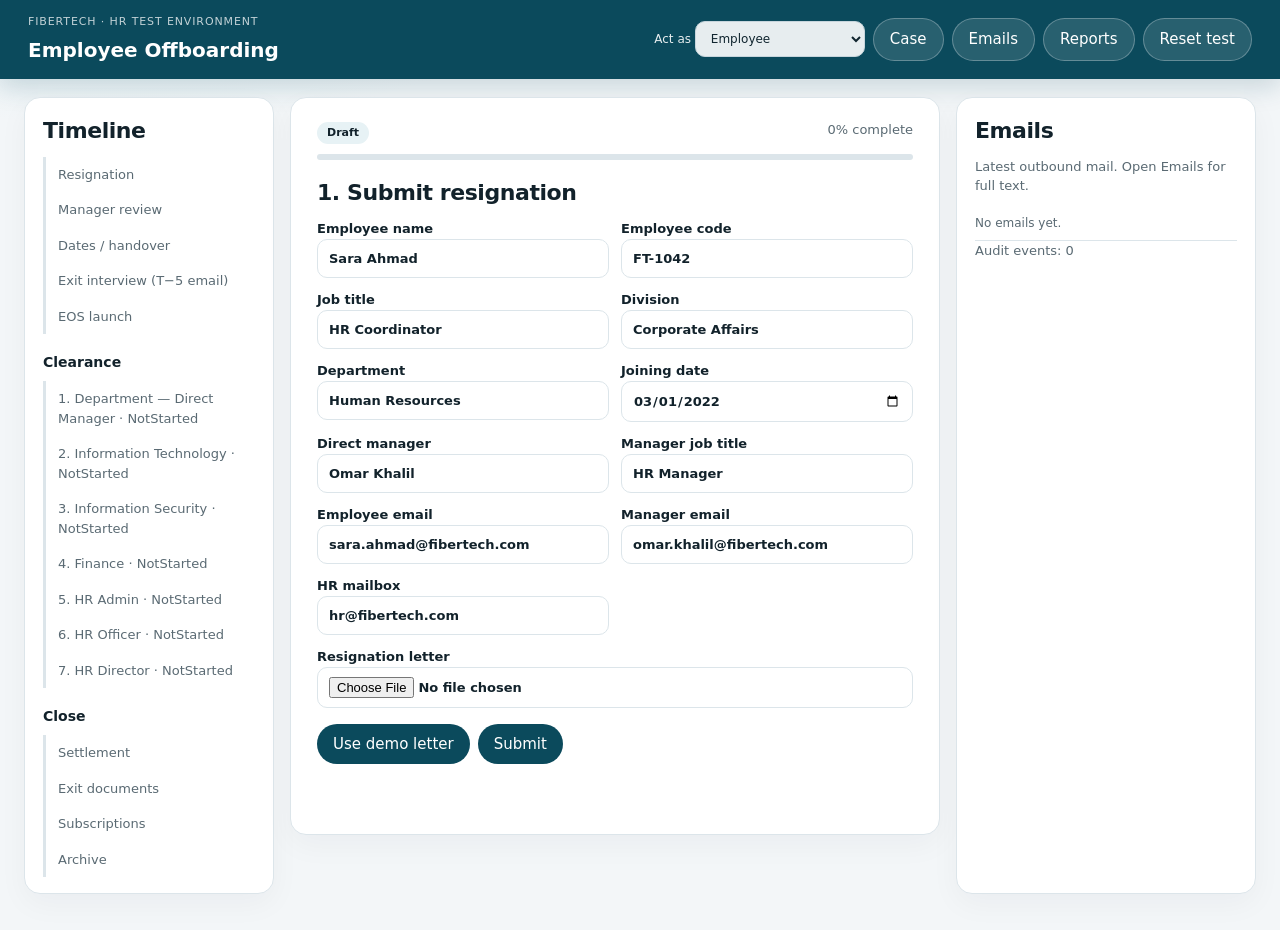
<file: index.html>
<!DOCTYPE html>
<html lang="en">
<head>
  <meta charset="UTF-8">
  <meta name="viewport" content="width=device-width, initial-scale=1">
  <title>Offboarding Test — Fibertech</title>
  <link rel="stylesheet" href="css/styles.css">
</head>
<body>
  <header class="top">
    <div>
      <p class="eyebrow">Fibertech · HR test environment</p>
      <h1>Employee Offboarding</h1>
    </div>
    <div class="top-actions">
      <label class="role-label">Act as
        <select id="roleSelect"></select>
      </label>
      <button type="button" id="navCase" class="btn btn-ghost">Case</button>
      <button type="button" id="navEmails" class="btn btn-ghost">Emails</button>
      <button type="button" id="navReports" class="btn btn-ghost">Reports</button>
      <button type="button" id="resetBtn" class="btn btn-ghost">Reset test</button>
    </div>
  </header>

  <main class="layout">
    <aside id="timeline" class="panel"></aside>
    <section id="mainPanel" class="panel panel-main"></section>
    <aside id="auditPanel" class="panel"></aside>
  </main>

  <script src="js/data.js"></script>
  <script src="js/forms.js"></script>
  <script src="js/interview.js"></script>
  <script src="js/state.js"></script>
  <script src="js/share.js"></script>
  <script src="js/email.js"></script>
  <script src="js/rules.js"></script>
  <script src="js/render.js"></script>
  <script src="js/views.js"></script>
  <script src="js/report.js"></script>
  <script src="js/handlers.js"></script>
  <script src="js/app.js"></script>
</body>
</html>
</file>
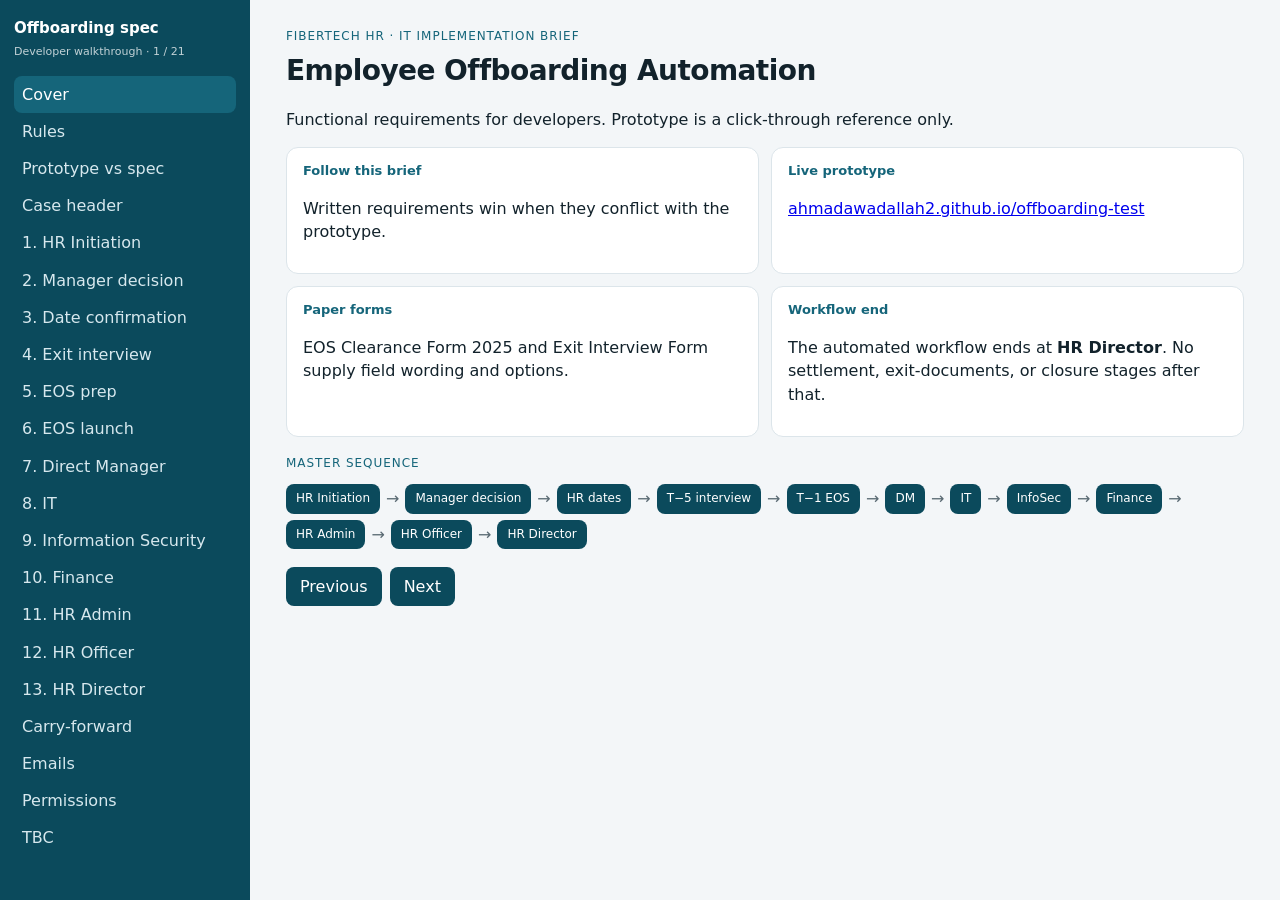
<file: spec/index.html>
<!DOCTYPE html>
<html lang="en">
<head>
  <meta charset="UTF-8">
  <meta name="viewport" content="width=device-width, initial-scale=1.0">
  <title>Fibertech Offboarding — Developer Spec</title>
  <link rel="stylesheet" href="css/spec.css">
</head>
<body>
  <div class="app">
    <nav id="nav"></nav>
    <main class="stage" id="stage"></main>
  </div>
  <script src="js/overview.js"></script>
  <script src="js/pre.js"></script>
  <script src="js/eos.js"></script>
  <script src="js/eos2.js"></script>
  <script src="js/ops.js"></script>
  <script src="js/app.js"></script>
</body>
</html>
</file>
<file: css/styles.css>
:root {
  --bg: #f3f6f8;
  --card: #fff;
  --ink: #12222b;
  --muted: #5a6a73;
  --line: #dce5ea;
  --primary: #0b4a5c;
  --primary-2: #15657a;
  --ok: #1b7f6e;
  --warn: #b45309;
  --danger: #b42318;
  --pending: #1565c0;
  --soft: #e7f2f5;
}
* { box-sizing: border-box; }
html, body { margin: 0; min-height: 100%; }
body {
  font: 15px/1.5 "Segoe UI", system-ui, sans-serif;
  color: var(--ink);
  background:
    radial-gradient(900px 400px at 10% -10%, #d9eef3 0%, transparent 55%),
    var(--bg);
}
.top {
  display: flex;
  justify-content: space-between;
  gap: 16px;
  align-items: center;
  padding: 14px 28px;
  background: var(--primary);
  color: #fff;
  box-shadow: 0 8px 24px rgba(11, 74, 92, .18);
}
.eyebrow { margin: 0; font-size: 11px; letter-spacing: .08em; text-transform: uppercase; opacity: .75; }
h1 { margin: 4px 0 0; font-size: 20px; font-weight: 650; }
.top-actions { display: flex; gap: 8px; align-items: center; flex-wrap: wrap; }
.role-label { font-size: 12px; opacity: .9; }
select, input, textarea, button { font: inherit; }
select, input, textarea {
  width: 100%;
  padding: 9px 11px;
  border: 1px solid var(--line);
  border-radius: 10px;
  background: #fff;
  color: var(--ink);
}
.role-label select { width: auto; min-width: 170px; }
.layout {
  display: grid;
  grid-template-columns: 250px minmax(0, 1fr) 300px;
  gap: 16px;
  padding: 18px 24px 36px;
}
.panel {
  background: var(--card);
  border: 1px solid var(--line);
  border-radius: 16px;
  padding: 16px 18px;
  min-height: 68vh;
  box-shadow: 0 10px 30px rgba(18, 34, 43, .04);
}
.panel-main { padding: 22px 26px; overflow: auto; max-height: 82vh; }
h2 { margin: 0 0 10px; font-size: 22px; letter-spacing: -.02em; }
h3 { margin: 18px 0 8px; font-size: 14px; }
p { margin: 0 0 10px; }
.muted { color: var(--muted); font-size: 13px; }
.steps { list-style: none; margin: 0; padding: 0; }
.steps li {
  padding: 8px 0 8px 12px;
  border-left: 3px solid var(--line);
  color: var(--muted);
  font-size: 13px;
}
.steps li.done { border-color: var(--ok); color: var(--ok); }
.steps li.current { border-color: var(--pending); color: var(--pending); font-weight: 650; }
.banner { padding: 10px 12px; border-radius: 10px; margin-bottom: 14px; font-size: 13px; }
.banner.info { background: #eef6ff; color: var(--pending); }
.banner.ok { background: #ecfdf3; color: var(--ok); }
.banner.warn { background: #fff7ed; color: var(--warn); }
.banner.err { background: #fef3f2; color: var(--danger); }
.form-grid { display: grid; grid-template-columns: 1fr 1fr; gap: 12px; }
.span-2 { grid-column: 1 / -1; }
label.field { display: block; font-size: 13px; font-weight: 600; }
.btn {
  border: 0; border-radius: 999px; padding: 9px 16px;
  background: var(--primary); color: #fff; cursor: pointer;
}
.btn:hover { background: var(--primary-2); }
.btn:disabled { opacity: .45; cursor: not-allowed; }
.btn-ghost { background: rgba(255,255,255,.12); color: #fff; border: 1px solid rgba(255,255,255,.28); }
.btn-secondary { background: var(--soft); color: var(--ink); }
.btn-danger { background: var(--danger); }
.actions { display: flex; gap: 8px; flex-wrap: wrap; margin-top: 16px; }
.meta { font-size: 13px; background: var(--soft); border-radius: 12px; padding: 12px 14px; }
.meta p { margin: 0 0 4px; }
.log, .mail-list { list-style: none; margin: 0; padding: 0; max-height: 62vh; overflow: auto; }
.log li { font-size: 12px; padding: 8px 0; border-bottom: 1px solid var(--line); }
.badge {
  display: inline-block; font-size: 11px; padding: 3px 10px;
  border-radius: 999px; background: var(--soft); font-weight: 650;
}
.share { background: #eef6ff; border-radius: 12px; padding: 12px; margin: 12px 0; font-size: 13px; }
.share h3 { margin-top: 0; }
.grid { width: 100%; border-collapse: collapse; font-size: 13px; margin: 8px 0 16px; }
.grid th, .grid td { border: 1px solid var(--line); padding: 7px 8px; text-align: left; }
.grid th { background: #f6f8f9; }
.progress { height: 6px; background: var(--line); border-radius: 99px; margin: 0 0 16px; overflow: hidden; }
.progress > span { display: block; height: 100%; background: var(--ok); }
.mail { border: 1px solid var(--line); border-radius: 12px; padding: 12px; margin: 12px 0; background: #fbfcfd; }
.mail-new { border-color: #9ec5d1; background: #f3fafc; }
.mail-meta { color: var(--muted); font-size: 12px; }
.mail-body { white-space: pre-wrap; font: 13px/1.45 "Segoe UI", sans-serif; margin: 0; }
.hero { display: flex; justify-content: space-between; gap: 12px; align-items: flex-start; }
@media (max-width: 980px) {
  .layout { grid-template-columns: 1fr; }
  .panel { min-height: 0; }
  .form-grid { grid-template-columns: 1fr; }
}
</file>
<file: spec/css/spec.css>
:root {
  --bg: #0b4a5c;
  --bg-2: #12222b;
  --paper: #f3f6f8;
  --card: #fff;
  --ink: #12222b;
  --muted: #5a6a73;
  --line: #dce5ea;
  --teal: #15657a;
  --ok: #1b7f6e;
  --warn: #b45309;
  --danger: #b42318;
}
* { box-sizing: border-box; }
html, body { margin: 0; height: 100%; }
body {
  font: 16px/1.45 "Segoe UI", system-ui, sans-serif;
  color: var(--ink);
  background: var(--bg-2);
}
.app { display: grid; grid-template-columns: 250px 1fr; height: 100%; }
nav {
  background: var(--bg);
  color: #fff;
  padding: 18px 14px;
  overflow: auto;
}
nav h1 { font-size: 15px; margin: 0 0 4px; }
nav p { margin: 0 0 16px; font-size: 11px; opacity: .75; }
nav button {
  display: block; width: 100%; text-align: left;
  background: transparent; color: #d7e8ee; border: 0;
  padding: 7px 8px; border-radius: 8px; cursor: pointer; font: inherit;
}
nav button.on, nav button:hover { background: #15657a; color: #fff; }
.stage { background: var(--paper); overflow: auto; padding: 28px 36px 48px; }
.kicker { color: var(--teal); font-size: 12px; letter-spacing: .08em; text-transform: uppercase; margin: 0 0 6px; }
h2 { margin: 0 0 12px; font-size: 28px; letter-spacing: -.02em; }
.grid { display: grid; grid-template-columns: 1fr 1fr; gap: 12px; }
.card, table { background: var(--card); border: 1px solid var(--line); border-radius: 12px; }
.card { padding: 14px 16px; }
.card h3 { margin: 0 0 8px; font-size: 13px; color: var(--teal); }
.card ul { margin: 0; padding-left: 18px; }
.card li, td, th { font-size: 13px; }
table { width: 100%; border-collapse: collapse; margin: 10px 0 16px; }
th, td { padding: 8px 10px; border-bottom: 1px solid var(--line); text-align: left; vertical-align: top; }
th { background: #e7f2f5; font-size: 12px; }
.tag { display: inline-block; padding: 1px 7px; border-radius: 99px; font-size: 11px; }
.m { background: #fef3f2; color: var(--danger); }
.c { background: #fff7ed; color: var(--warn); }
.r { background: #eef6ff; color: #1565c0; }
.a { background: #ecfdf3; color: var(--ok); }
.s { background: #f3f4f6; color: var(--muted); }
.note { background: #fff7ed; border: 1px solid #f6d7b0; border-radius: 10px; padding: 10px 12px; font-size: 13px; }
.flow { display: flex; flex-wrap: wrap; gap: 6px; margin: 12px 0 18px; }
.flow span { background: var(--bg); color: #fff; padding: 6px 10px; border-radius: 8px; font-size: 12px; }
.flow i { color: var(--muted); font-style: normal; align-self: center; }
.pager { display: flex; gap: 8px; margin-top: 18px; }
.pager button {
  background: var(--bg); color: #fff; border: 0; border-radius: 8px;
  padding: 8px 14px; cursor: pointer; font: inherit;
}
code { font-size: 12px; background: #e7f2f5; padding: 1px 5px; border-radius: 4px; }
</file>
